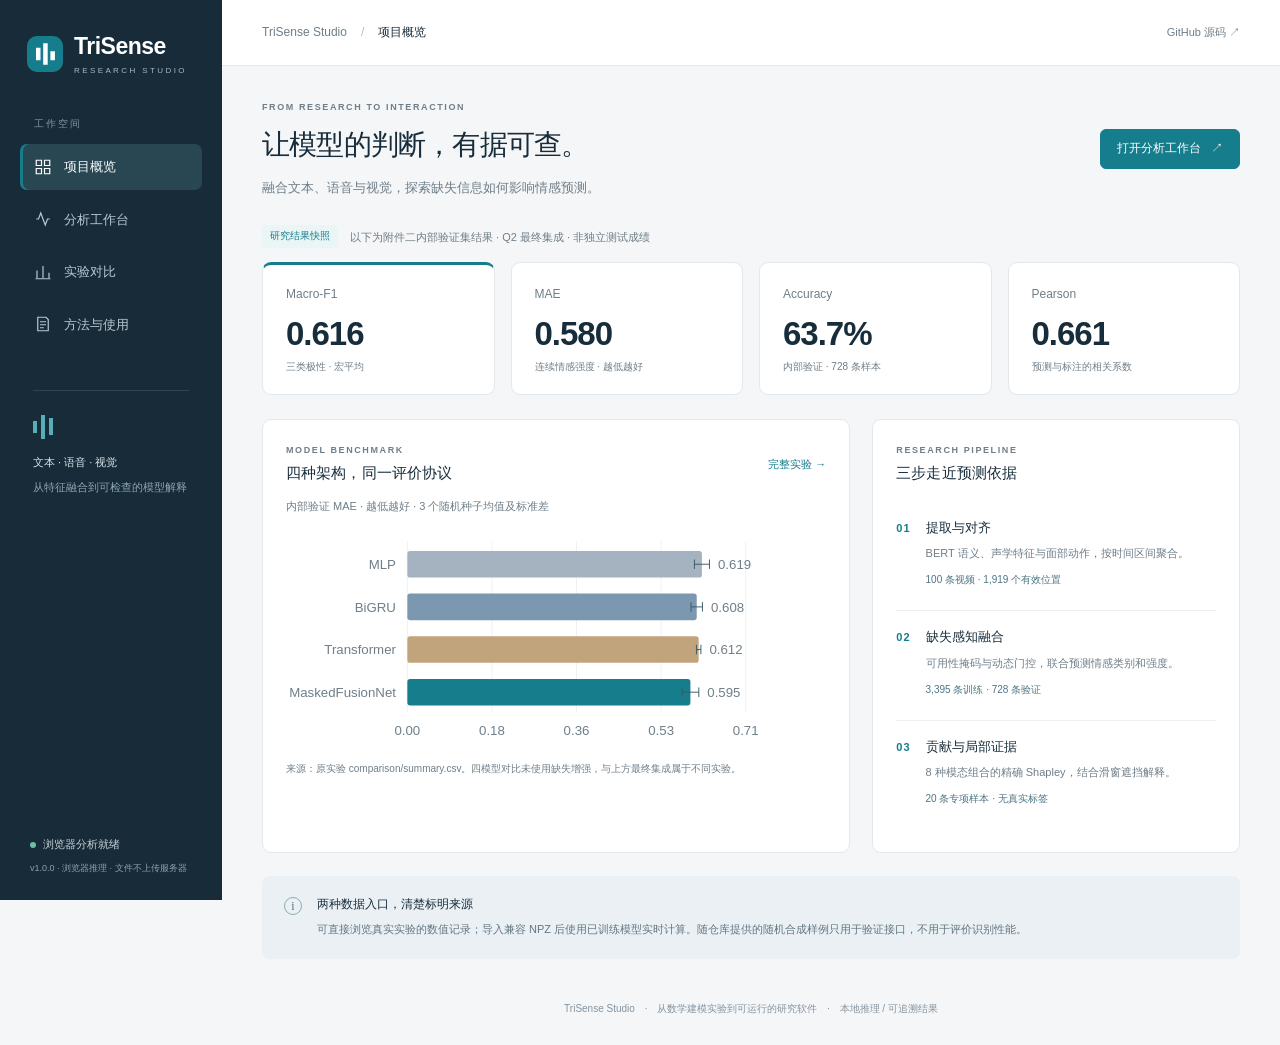
<file: docs/index.html>
<!doctype html>
<html lang="zh-CN">
<head>
  <meta charset="utf-8">
  <meta name="viewport" content="width=device-width, initial-scale=1">
  <meta name="description" content="TriSense Studio：可在本机运行的多模态情感预测、缺失实验与解释工作台。">
  <title>TriSense Studio · 多模态情感分析</title>
  <link rel="icon" href="./mark.svg" type="image/svg+xml">
  <link rel="stylesheet" href="./style.css">
  <script src="./browser-engine.js" defer></script>
  <script src="./static-api.js" defer></script>
  <script src="./app.js" defer></script>
</head>
<body>
<div class="app-shell">
  <aside class="sidebar">
    <a class="brand" href="#overview" aria-label="TriSense Studio 首页"><img src="./mark.svg" alt="" width="36" height="36"><span>TriSense<small>RESEARCH STUDIO</small></span></a>
    <div class="nav-caption">工作空间</div>
    <nav aria-label="主要导航">
      <a href="#overview" data-page="overview"><svg viewBox="0 0 24 24"><path d="M3 3h7v7H3zM14 3h7v7h-7zM3 14h7v7H3zM14 14h7v7h-7z"/></svg>项目概览</a>
      <a href="#analyze" data-page="analyze"><svg viewBox="0 0 24 24"><path d="M3 12h3l3-8 6 16 3-8h3"/></svg>分析工作台</a>
      <a href="#experiments" data-page="experiments"><svg viewBox="0 0 24 24"><path d="M4 20V10m8 10V4m8 16v-7M2 21h20"/></svg>实验对比</a>
      <a href="#method" data-page="method"><svg viewBox="0 0 24 24"><path d="M5 3h11l3 3v15H5zM8 9h8M8 13h8M8 17h5"/></svg>方法与使用</a>
    </nav>
    <div class="sidebar-note"><span class="mini-bars"><i></i><i></i><i></i></span><strong>文本 · 语音 · 视觉</strong><p>从特征融合到可检查的模型解释</p></div>
    <div class="sidebar-foot"><span class="status-dot"></span><span id="connection">正在连接本地服务</span><small>v1.0.0 · 浏览器推理 · 文件不上传服务器</small></div>
  </aside>
  <main>
    <header class="topbar"><div><span class="muted">TriSense Studio</span><span class="slash">/</span><span id="breadcrumb">项目概览</span></div><a class="top-tag" href="https://github.com/xingyuliu586-tech/trisense-studio" target="_blank" rel="noopener">GitHub 源码 ↗</a></header>
    <div id="error" class="error-banner" role="alert" hidden></div>
    <div id="loading" class="loading-panel" role="status">正在读取本地研究结果…</div>
    <section id="page-overview" class="page" hidden>
      <div class="page-intro"><div><div class="eyebrow">FROM RESEARCH TO INTERACTION</div><h1>让模型的判断，有据可查。</h1><p>融合文本、语音与视觉，探索缺失信息如何影响情感预测。</p></div><a class="button primary" href="#analyze">打开分析工作台 <span aria-hidden="true">↗</span></a></div>
      <div class="provenance-line"><span class="tag">研究结果快照</span><span>以下为附件二内部验证集结果 · Q2 最终集成 · 非独立测试成绩</span></div>
      <div id="metric-cards" class="metric-grid"></div>
      <div class="overview-grid">
        <article class="panel"><div class="panel-heading"><div><span class="eyebrow">MODEL BENCHMARK</span><h2>四种架构，同一评价协议</h2></div><a class="text-link" href="#experiments">完整实验 →</a></div><p class="panel-note">内部验证 MAE · 越低越好 · 3 个随机种子均值及标准差</p><div id="home-benchmark" class="chart"></div><p class="caption">来源：原实验 comparison/summary.csv。四模型对比未使用缺失增强，与上方最终集成属于不同实验。</p></article>
        <article class="panel journey"><div class="panel-heading"><div><span class="eyebrow">RESEARCH PIPELINE</span><h2>三步走近预测依据</h2></div></div><ol><li><span>01</span><div><strong>提取与对齐</strong><p>BERT 语义、声学特征与面部动作，按时间区间聚合。</p><small>100 条视频 · 1,919 个有效位置</small></div></li><li><span>02</span><div><strong>缺失感知融合</strong><p>可用性掩码与动态门控，联合预测情感类别和强度。</p><small>3,395 条训练 · 728 条验证</small></div></li><li><span>03</span><div><strong>贡献与局部证据</strong><p>8 种模态组合的精确 Shapley，结合滑窗遮挡解释。</p><small>20 条专项样本 · 无真实标签</small></div></li></ol></article>
      </div>
      <div class="callout"><div class="callout-icon">i</div><div><strong>两种数据入口，清楚标明来源</strong><p>可直接浏览真实实验的数值记录；导入兼容 NPZ 后使用已训练模型实时计算。随仓库提供的随机合成样例只用于验证接口，不用于评价识别性能。</p></div></div>
    </section>
    <section id="page-analyze" class="page" hidden>
      <div class="page-intro compact"><div><div class="eyebrow">ANALYSIS WORKSPACE</div><h1>分析工作台</h1><p>选择样本、叠加音视频缺失，观察预测和模态贡献的变化。</p></div><div class="export-actions"><button id="export-json" class="button" disabled>导出 JSON</button><button id="export-csv" class="button" disabled>导出 CSV</button></div></div>
      <div class="analysis-grid">
        <aside class="panel controls"><div class="panel-heading"><h2>输入与参数</h2><span class="small-tag">浏览器计算</span></div>
          <fieldset id="controls-fieldset"><label for="sample">样本来源</label><select id="sample" aria-label="样本来源"></select><p id="sample-hint" class="hint"></p>
          <label class="upload-box" for="file"><svg viewBox="0 0 24 24"><path d="M12 16V3m-5 5 5-5 5 5M4 15v6h16v-6"/></svg><strong id="upload-title">导入自己的特征</strong><span>单样本 .npz · 最大 8 MB</span><input id="file" type="file" accept=".npz"></label><button id="clear-file" class="text-link clear-file" type="button" hidden>取消文件，返回样本库</button>
          <label for="predictor">预测模型</label><select id="predictor"><option value="q3">Q3 · 单模型解释器</option><option value="ensemble">Q2 · 双模型加权集成</option></select><p class="hint">Q2：75% 基线 + 25% 缺失增强；Q3：独立训练的预测器。</p>
          <div class="control-divider"></div><label for="missing-mode">叠加缺失模态</label><select id="missing-mode"><option value="none">保持原始输入</option value="audio">语音</option><option value="vision">视觉</option><option value="audio+vision">语音 + 视觉</option></select>
          <div class="range-label"><label for="rate">内容位置缺失比例</label><output id="rate-value" for="rate">30%</output></div><input id="rate" type="range" min="0" max="100" step="10" value="30"><div class="range-ends"><span>0%</span><span>100%</span></div>
          <label for="location">缺失位置</label><select id="location"><option value="early">起始片段</option><option value="middle" selected>中间片段</option><option value="late">末尾片段</option></select>
          <button id="analyze" class="button primary run-button">运行分析</button><button id="try-synthetic" class="button secondary" type="button">使用合成样例试运行</button>
          </fieldset><p class="hint bottom-note">局部文本遮挡需要重新运行 BERT，本版本的实时干预仅面向语音和视觉。<a href="./synthetic_sample.npz">下载接口样例</a></p>
        </aside>
        <div class="analysis-output"><div id="result-banner" class="result-banner" role="status" aria-live="polite"></div>
          <article class="panel"><div class="panel-heading"><div><span class="eyebrow">SENTIMENT PREDICTION</span><h2>情感预测</h2></div><span id="result-source" class="tag"></span></div><div id="prediction" class="prediction-content"></div></article>
          <div class="result-grid"><article class="panel"><div class="panel-heading"><div><span class="eyebrow">MODALITY CONTRIBUTION</span><h2>哪些信息影响了判断</h2></div></div><div id="attribution"></div><p class="caption">解释当前预测类别的概率。正值表示支持，负值表示抑制；相对作用程度按贡献绝对值归一化。</p></article>
          <article class="panel"><div class="panel-heading"><div><span class="eyebrow">CONTROLLED COMPARISON</span><h2>干预前后</h2></div></div><div id="intervention"></div></article></div>
          <article class="panel"><div class="panel-heading"><div><span class="eyebrow">ALIGNED FEATURE VIEW</span><h2>特征与可用性</h2></div><div class="segmented" aria-label="热图模态"><button data-heatmap="text">文本</button><button data-heatmap="audio" class="selected">语音</button><button data-heatmap="vision">视觉</button></div></div><div id="feature-status"></div><canvas id="mask-canvas" aria-label="三模态各位置可用性图" role="img"></canvas><canvas id="heatmap-canvas" aria-label="标准化特征热图" role="img"></canvas><p id="heatmap-note" class="caption"></p></article>
          <article class="panel"><div class="panel-heading"><div><span class="eyebrow">LOCAL OCCLUSION</span><h2>局部窗口的影响</h2></div><span class="small-tag">3 位置滑窗</span></div><div id="local-chart" class="chart"></div><p class="caption">纵轴：遮挡前后当前类别概率之差；横轴：窗口起始词元索引。仅在有效内容位置扫描，排除 CLS / SEP。此图为模型响应，不表示因果效应。</p></article>
        </div>
      </div>
    </section>
    <section id="page-experiments" class="page" hidden>
      <div class="page-intro compact"><div><div class="eyebrow">EXPERIMENT EXPLORER</div><h1>让结果接受对比</h1><p>浏览同一训练协议下的架构实验与缺失压力测试。</p></div><span class="tag">已完成实验 · 只读快照</span></div>
      <div class="experiment-grid"><article class="panel"><div class="panel-heading"><h2>架构表现</h2><select id="metric-select" aria-label="评价指标"><option value="mae">MAE · 越低越好</option><option value="f1_macro">Macro-F1 · 越高越好</option><option value="accuracy">Accuracy · 越高越好</option><option value="pearson">Pearson · 越高越好</option></select></div><div id="comparison-chart" class="chart"></div></article><article class="panel"><div class="panel-heading"><h2>缺失压力测试</h2><span class="small-tag">内容位置 30%</span></div><div id="stress-chart" class="chart"></div></article></div>
      <article class="panel"><div class="panel-heading"><h2>完整指标</h2><span class="muted">均值 ± 样本标准差 · n = 3 个种子</span></div><div id="comparison-table" class="table-wrap"></div><p class="caption">参数量仅计算下游网络，不包含冻结 BERT。训练耗时与运行环境有关，不用于跨设备性能比较。</p></article>
      <div class="experiment-grid bottom-grid"><article class="panel"><div class="panel-heading"><h2>训练过程</h2><span class="small-tag">Q2 两个检查点</span></div><div id="learning-chart" class="chart"></div><p class="caption">内部验证集 Macro-F1，基线与缺失增强版分别早停；曲线不是四模型多种子的训练平均。</p></article><article class="panel"><div class="panel-heading"><h2>协议与结论边界</h2></div><div id="protocol"></div></article></div>
    </section>
    <section id="page-method" class="page" hidden>
      <div class="page-intro compact"><div><div class="eyebrow">METHOD & REPRODUCIBILITY</div><h1>方法透明，结果可复查</h1><p>了解模型如何计算，以及这个软件可以回答哪些问题。</p></div></div>
      <article class="panel method-flow"><div class="panel-heading"><h2>浏览器推理路径</h2><span class="tag">模型参数在浏览器加载</span></div><div class="flow"><div><small>INPUT</small><strong>对齐特征</strong><span>50 × (768, 74, 35)</span></div><b>→</b><div><small>FUSION</small><strong>掩码门控</strong><span>统一投影到 96 维</span></div><b>→</b><div><small>TEMPORAL</small><strong>时序与池化</strong><span>残差卷积 + 双池化</span></div><b>→</b><div><small>OUTPUT</small><strong>分类与回归</strong><span>三类极性 / −3 到 +3</span></div></div><p class="caption">精确 Shapley 枚举 8 种模态组合，解释固定预测类别的概率。解释器也支持对 Q2 集成进行新计算；历史解释记录来自 Q3 独立模型。</p></article>
      <div class="experiment-grid bottom-grid"><article class="panel prose"><h2>如何开始</h2><ol><li>进入分析工作台，浏览 20 条真实实验数值记录。</li><li>点击“使用合成样例试运行”，验证本机推理与导出流程。</li><li>上传符合接口的 NPZ，或用 scripts/import_local.py 导入你有权使用的附件四数据。</li><li>选择模型和音视频遮挡范围，点击运行，导出 JSON 或 CSV。</li></ol><a class="button" href="./synthetic_sample.npz">下载合成 NPZ 样例</a></article>
      <article class="panel prose"><h2>输入接口</h2><dl><dt>schema</dt><dd>mosei-aligned-50-v1</dd><dt>text / audio / vision</dt><dd>50×768 / 50×74 / 50×35 数值数组</dd><dt>text_bert</dt><dd>3×50 整数数组：token ID、attention mask、segment ID</dd><dt>格式与边界</dt><dd>单样本 NPZ，≤8 MB；有限数值，禁止对象数组。输入须保持题给特征语义与标准化前尺度。</dd></dl></article></div>
      <article class="panel prose bottom-grid"><h2>使用范围</h2><ul><li>软件接收兼容的预提取特征。当前不支持上传任意视频后直接给出可靠情感预测，也不把第一问自提取特征直接套入第二问模型。</li><li>内部验证集参与早停与模型选择；展示的性能不等于对外部数据的泛化保证。</li><li>类别概率没有经过校准；Shapley 与局部遮挡解释的是模型，不是人的心理因果关系。</li><li>比赛原始数据、转写文本和视频不随公开仓库发布。导入的 NPZ 在浏览器内处理；静态站点不接收上传文件。</li><li>网页版没有服务器推理；运行位置是当前浏览器。完整 Python 桌面版见 GitHub 仓库。</li></ul><div class="docs-links"><a href="./api.html" target="_blank" rel="noopener">本地版 API 说明 ↗</a><span>更多复现、许可与数据说明见项目 README 和 docs/。</span></div></article>
    </section>
    <footer>TriSense Studio <span>·</span> 从数学建模实验到可运行的研究软件 <span>·</span> 本地推理 / 可追溯结果</footer>
  </main>
</div>
</body>
</html>
</file>
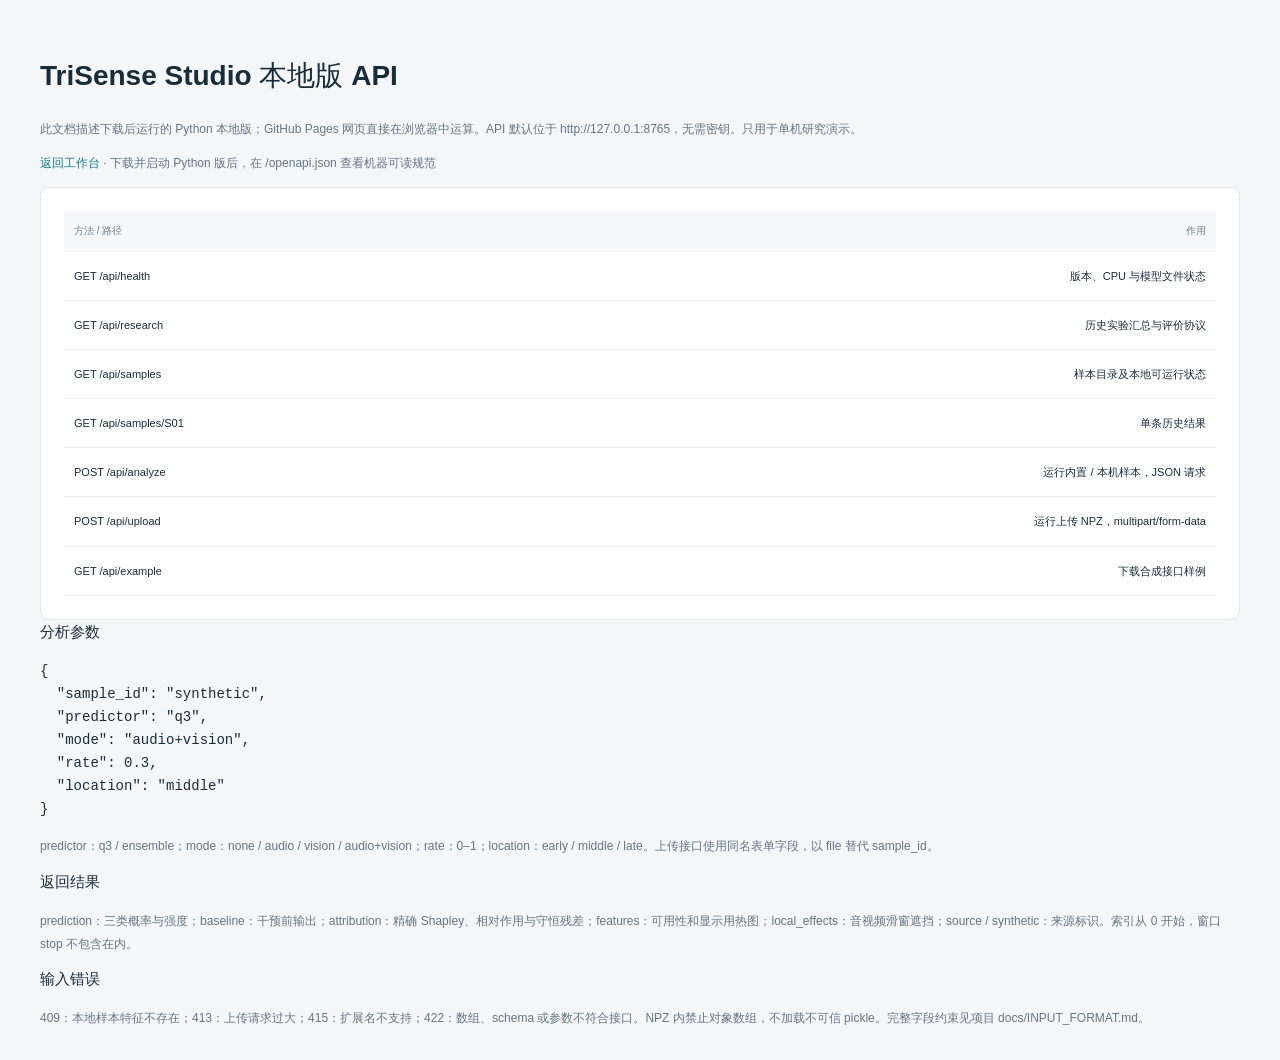
<file: docs/api.html>
<!doctype html><html lang="zh-CN"><head><meta charset="utf-8"><meta name="viewport" content="width=device-width,initial-scale=1"><title>TriSense API</title><link rel="stylesheet" href="./style.css"></head><body><div class="page prose"><h1>TriSense Studio 本地版 API</h1><p>此文档描述下载后运行的 Python 本地版；GitHub Pages 网页直接在浏览器中运算。API 默认位于 http://127.0.0.1:8765，无需密钥。只用于单机研究演示。</p><p><a href="./">返回工作台</a> · 下载并启动 Python 版后，在 /openapi.json 查看机器可读规范</p><article class="panel"><table><thead><tr><th>方法 / 路径</th><th>作用</th></tr></thead><tbody><tr><td>GET /api/health</td><td>版本、CPU 与模型文件状态</td></tr><tr><td>GET /api/research</td><td>历史实验汇总与评价协议</td></tr><tr><td>GET /api/samples</td><td>样本目录及本地可运行状态</td></tr><tr><td>GET /api/samples/S01</td><td>单条历史结果</td></tr><tr><td>POST /api/analyze</td><td>运行内置 / 本机样本，JSON 请求</td></tr><tr><td>POST /api/upload</td><td>运行上传 NPZ，multipart/form-data</td></tr><tr><td>GET /api/example</td><td>下载合成接口样例</td></tr></tbody></table></article><h2>分析参数</h2><pre>{
  "sample_id": "synthetic",
  "predictor": "q3",
  "mode": "audio+vision",
  "rate": 0.3,
  "location": "middle"
}</pre><p>predictor：q3 / ensemble；mode：none / audio / vision / audio+vision；rate：0–1；location：early / middle / late。上传接口使用同名表单字段，以 file 替代 sample_id。</p><h2>返回结果</h2><p>prediction：三类概率与强度；baseline：干预前输出；attribution：精确 Shapley、相对作用与守恒残差；features：可用性和显示用热图；local_effects：音视频滑窗遮挡；source / synthetic：来源标识。索引从 0 开始，窗口 stop 不包含在内。</p><h2>输入错误</h2><p>409：本地样本特征不存在；413：上传请求过大；415：扩展名不支持；422：数组、schema 或参数不符合接口。NPZ 内禁止对象数组，不加载不可信 pickle。完整字段约束见项目 docs/INPUT_FORMAT.md。</p></div></body></html>
</file>
<file: docs/style.css>
:root{--ink:#182d3b;--muted:#6f7e88;--line:#e2e8ec;--bg:#f4f6f8;--accent:#167d8d;--accent-soft:#eaf5f5;--negative:#b55e60;--positive:#238374;--nav:#172b38;--white:#fff;font-family:Inter,"Segoe UI","Microsoft YaHei",sans-serif;color:var(--ink);font-synthesis:none}
*{box-sizing:border-box}body{margin:0;background:var(--bg);font-size:14px;line-height:1.65}a{color:var(--accent);text-decoration:none}button,input,select{font:inherit}button,a,input,select{-webkit-tap-highlight-color:transparent}button{cursor:pointer}button:disabled{opacity:.45;cursor:not-allowed}button:focus-visible,a:focus-visible,select:focus-visible,input:focus-visible{outline:3px solid #78bdc5;outline-offset:3px}fieldset{border:0;padding:0;margin:0;min-width:0}[hidden]{display:none!important}.app-shell{display:flex;min-height:100vh}.sidebar{width:222px;background:var(--nav);color:#c6d1d8;position:fixed;inset:0 auto 0 0;padding:32px 20px 24px;display:flex;flex-direction:column;z-index:5}.brand{display:flex;gap:11px;align-items:center;color:#fff;margin:0 7px 40px;font-size:23px;font-weight:700;line-height:1.25;letter-spacing:-.5px}.brand small{display:block;font-size:8px;letter-spacing:2.4px;font-weight:500;color:#a4bac5;margin-top:5px}.nav-caption{font-size:10px;letter-spacing:2px;margin:0 14px 12px;color:#8097a5}.sidebar nav{display:flex;flex-direction:column;gap:7px}.sidebar nav a{color:#b9c8d2;padding:12px 14px;display:flex;align-items:center;gap:12px;border-radius:7px;font-size:13px}.sidebar nav a:hover{background:#203a49}.sidebar nav a.active{background:#294653;color:#fff;box-shadow:inset 3px 0 var(--accent)}svg{display:block}.sidebar nav svg,.upload-box svg{width:18px;height:18px;stroke:currentColor;stroke-width:1.6;fill:none}.sidebar-note{margin:43px 13px 0;padding-top:23px;border-top:1px solid #304450;font-size:11px}.sidebar-note strong{display:block;margin:14px 0 6px;font-weight:500;color:#d8e4e9}.sidebar-note p{color:#8ea5b3;margin:0;line-height:1.9}.mini-bars{display:flex;align-items:center;gap:4px;height:25px}.mini-bars i{display:block;width:4px;background:#56aeb6;height:12px}.mini-bars i:nth-child(2){height:24px}.mini-bars i:nth-child(3){height:17px}.sidebar-foot{margin-top:auto;padding:28px 10px 0;font-size:11px}.sidebar-foot small{display:block;color:#8ca2af;font-size:9px;margin-top:8px}.status-dot{display:inline-block;width:6px;height:6px;background:#6dbfa1;border-radius:50%;margin-right:7px}main{margin-left:222px;min-width:0;width:calc(100% - 222px)}.topbar{height:66px;border-bottom:1px solid var(--line);background:#fff;display:flex;align-items:center;justify-content:space-between;padding:0 40px;font-size:12px}.slash{color:#b4bec6;margin:0 14px}.muted{color:var(--muted)}.top-tag{font-size:11px;color:var(--muted)}.page{max-width:1440px;margin:auto;padding:34px 40px 18px}.page-intro{display:flex;align-items:center;justify-content:space-between;gap:24px;margin-bottom:27px}.page-intro h1{font-size:28px;font-weight:650;letter-spacing:-.8px;margin:7px 0 9px}.page-intro p{color:var(--muted);font-size:13px;margin:0}.eyebrow{font-size:9px;letter-spacing:1.6px;color:var(--muted);font-weight:650}.button{display:inline-flex;align-items:center;justify-content:center;gap:10px;padding:9px 16px;border:1px solid var(--line);border-radius:6px;background:#fff;color:var(--ink);font-size:12px;white-space:nowrap;transition:background .15s}.button:hover:not(:disabled){background:#eff4f5}.button.primary{background:var(--accent);color:#fff;border-color:var(--accent)}.button.primary:hover:not(:disabled){background:#116b79}.button.secondary{background:#f2f7f8;color:var(--accent);width:100%;margin-top:10px}.provenance-line{font-size:11px;color:var(--muted);display:flex;align-items:center;gap:12px;margin-bottom:14px;flex-wrap:wrap}.tag,.small-tag{display:inline-block;background:var(--accent-soft);color:var(--accent);font-size:10px;padding:3px 8px;border-radius:4px;white-space:nowrap}.small-tag{background:#f0f3f5;color:#71818d;font-size:9px}.tag.amber{background:#fff1dd;color:#986b28}.metric-grid{display:grid;grid-template-columns:repeat(4,1fr);gap:16px;margin-bottom:24px}.metric{background:#fff;border:1px solid var(--line);border-radius:9px;padding:22px 23px 18px}.metric-name{font-size:12px;color:var(--muted)}.metric-value{font-size:33px;font-weight:650;letter-spacing:-1px;margin:8px 0 5px;line-height:1.25;font-variant-numeric:tabular-nums}.metric-value small{font-size:19px;margin-left:3px;font-weight:400}.metric-foot{font-size:10px;color:var(--muted)}.metric:first-child{border-top:3px solid var(--accent);padding-top:20px}.panel{background:#fff;border:1px solid var(--line);border-radius:9px;padding:23px;min-width:0}.panel-heading{display:flex;align-items:center;justify-content:space-between;gap:15px;margin-bottom:16px}.panel-heading h2,h2{font-size:15px;letter-spacing:.1px;font-weight:650;margin:0}.panel-heading .eyebrow{display:block;margin-bottom:4px}.panel-note{color:var(--muted);font-size:11px;margin:-5px 0 17px}.text-link{border:0;background:none;color:var(--accent);padding:0;font-size:11px;cursor:pointer}.caption{color:var(--muted);font-size:10px;line-height:1.8;margin:14px 0 0}.overview-grid{display:grid;grid-template-columns:minmax(0,1.6fr) minmax(280px,1fr);gap:22px}.chart svg{width:100%;height:auto;overflow:visible}.chart{min-width:0}.journey ol{list-style:none;padding:0;margin:7px 0 0}.journey li{display:flex;gap:15px;position:relative;padding:14px 0 20px}.journey li+li{border-top:1px solid #edf1f3}.journey li>span{font-size:11px;letter-spacing:1px;color:var(--accent);font-weight:700;padding-top:3px}.journey li strong{font-size:13px;font-weight:600}.journey li p{color:var(--muted);font-size:11px;margin:5px 0}.journey li small{font-size:10px;color:#4e7583}.callout{display:flex;align-items:flex-start;gap:15px;padding:19px 22px;background:#eaf0f4;margin-top:23px;border-radius:8px;font-size:12px}.callout strong{font-size:12px;font-weight:600}.callout p{color:#627682;margin:5px 0 0;font-size:11px;line-height:1.8}.callout-icon{color:#4b7483;border:1px solid #90aab5;width:18px;height:18px;line-height:16px;border-radius:50%;text-align:center;flex:none;font-family:Georgia,serif;margin-top:2px}footer{padding:24px 40px 28px;text-align:center;font-size:10px;color:#85939e}footer span{margin:0 7px}.loading-panel{margin:50px;text-align:center;color:var(--muted)}.error-banner{background:#fff1f0;color:#9a3f41;border:1px solid #edc6c6;padding:12px 18px;margin:15px 40px 0;border-radius:6px;font-size:12px}.compact{margin-bottom:22px}.compact h1{font-size:25px}.export-actions{display:flex;gap:8px}.analysis-grid{display:grid;grid-template-columns:270px minmax(0,1fr);gap:22px;align-items:start}.controls{padding:20px;position:sticky;top:18px}.controls label{display:block;font-size:11px;font-weight:600;margin:16px 0 7px}.controls fieldset>label:first-child{margin-top:0}select{border:1px solid #dce3e8;border-radius:5px;background:#fff;color:var(--ink);padding:9px 10px;font-size:11px;width:100%;min-width:0}.hint{font-size:10px;color:var(--muted);line-height:1.8;margin:8px 0 0}.upload-box{border:1px dashed #b8ccd2;border-radius:6px;background:#f6fafb;display:flex!important;flex-direction:column;align-items:center;text-align:center;padding:16px 9px;cursor:pointer;color:#597b88;margin:17px 0!important}.upload-box svg{width:23px;height:23px;margin:1px 0 8px}.upload-box strong{font-size:11px;font-weight:500;max-width:100%;overflow-wrap:anywhere}.upload-box span{font-size:9px;color:var(--muted);font-weight:400;margin-top:3px}.upload-box input{position:absolute;width:1px;height:1px;opacity:0}.upload-box:focus-within{outline:2px solid var(--accent)}.clear-file{display:block;margin-top:-9px;margin-bottom:12px}.control-divider{height:1px;background:var(--line);margin-top:20px}.range-label{display:flex;align-items:center;justify-content:space-between;margin-top:18px}.range-label label{margin:0}.range-label output{color:var(--accent);font-size:12px;font-weight:600}input[type=range]{width:100%;accent-color:var(--accent);height:5px;margin:16px 0 8px;cursor:pointer}.range-ends{display:flex;justify-content:space-between;font-size:9px;color:var(--muted)}.run-button{margin-top:22px;width:100%;min-height:39px}.bottom-note{padding-top:15px;border-top:1px solid var(--line);margin-top:17px}.bottom-note a{display:block;margin-top:6px}.analysis-output{display:flex;flex-direction:column;gap:18px;min-width:0}.result-banner{font-size:11px;padding:11px 15px;border-radius:5px;background:#eaf1f5;color:#5d7180}.result-banner.synthetic{background:#fff4e4;color:#946b31}.result-grid{display:grid;grid-template-columns:1.1fr 1fr;gap:18px}.prediction-content{display:grid;grid-template-columns:1fr 1.2fr;gap:28px}.prediction-label{font-size:30px;line-height:1.3;font-weight:650;margin:3px 0 10px}.tone-negative{color:var(--negative)}.tone-neutral{color:#60768b}.tone-positive{color:var(--positive)}.strength-line{font-size:11px;color:var(--muted)}.strength-line strong{font-size:18px;font-weight:600;color:var(--ink);margin-left:8px}.strength-track{position:relative;margin:14px 0 5px;height:5px;background:#edf1f3;border-radius:3px}.strength-track:before{content:"";position:absolute;width:1px;height:11px;background:#b7c4cd;left:50%;top:-3px}.strength-point{position:absolute;width:9px;height:9px;top:-2px;border:2px solid #fff;background:var(--accent);border-radius:50%;transform:translateX(-50%);outline:1px solid var(--accent)}.strength-scale{display:flex;justify-content:space-between;font-size:9px;color:#91a0a9}.prob-row{display:grid;grid-template-columns:32px 1fr 45px;gap:8px;align-items:center;font-size:10px;margin:9px 0}.bar-track{height:7px;background:#f0f3f5;border-radius:3px;overflow:hidden}.bar-fill{height:100%;background:#bac7cf;border-radius:3px}.bar-fill.highlight{background:var(--accent)}.prob-row strong{font-size:10px;font-variant-numeric:tabular-nums;font-weight:500;text-align:right}.prob-title{font-size:10px;color:var(--muted);margin-bottom:10px}.prediction-meta{font-size:10px;color:var(--muted);margin-top:12px}.big-confidence{font-size:22px;font-weight:600}.empty-note{color:var(--muted);font-size:12px;padding:18px 0;line-height:1.9}.contribution-row{display:grid;grid-template-columns:30px 1fr 53px;gap:8px;align-items:center;font-size:11px;margin:13px 0}.signed-track{position:relative;height:17px;background:#f5f7f8}.signed-track:after{content:"";position:absolute;left:50%;width:1px;background:#c7d1d8;top:0;bottom:0}.signed-bar{position:absolute;height:9px;top:4px;border-radius:2px}.signed-number{font-size:11px;text-align:right;font-variant-numeric:tabular-nums}.relative-row{display:flex;justify-content:space-between;color:var(--muted);font-size:9px;margin-top:15px;gap:5px}.relative-row strong{font-size:10px;color:var(--ink);display:block;margin-top:3px}.contribution-foot{font-size:10px;margin-top:17px;color:#567783}.comparison-mini{display:grid;grid-template-columns:1fr 1fr;gap:8px;margin:12px 0}.comparison-mini>div{background:#f6f8f9;border-radius:5px;padding:12px}.comparison-mini small{display:block;font-size:9px;color:var(--muted)}.comparison-mini strong{font-size:19px;font-weight:600;display:block;margin-top:5px}.delta-line{font-size:11px;color:var(--muted);margin-top:12px}.evidence-list{font-size:11px}.evidence-list div{padding:9px 0;border-bottom:1px solid #f0f3f5}.evidence-list span{color:var(--muted);display:block;font-size:10px}.segmented{display:flex;background:#f1f5f6;border-radius:5px;padding:3px}.segmented button{border:0;background:transparent;font-size:10px;padding:4px 10px;color:var(--muted);border-radius:3px}.segmented button.selected{background:#fff;color:var(--accent)}canvas{width:100%;display:block;max-width:100%}#mask-canvas{margin-top:10px}#heatmap-canvas{margin-top:12px}.coverage{display:flex;gap:17px;font-size:10px;flex-wrap:wrap}.coverage span{color:var(--muted)}.coverage strong{color:var(--ink);margin-left:4px;font-weight:500}.experiment-grid{display:grid;grid-template-columns:1fr 1fr;gap:22px;margin-bottom:22px}.panel-heading select{width:175px}.table-wrap{overflow:auto}table{width:100%;border-collapse:collapse;font-size:11px;white-space:nowrap}th{text-align:right;font-size:10px;font-weight:500;color:var(--muted);background:#f5f7f9;padding:12px 10px}td{text-align:right;padding:15px 10px;border-bottom:1px solid #edf1f3;font-variant-numeric:tabular-nums}th:first-child,td:first-child{text-align:left}tr.highlight td{background:#f1f9f9;font-weight:600;color:#256a77}.bottom-grid{margin-top:22px}.protocol-grid{display:grid;grid-template-columns:1fr 1fr;gap:13px;font-size:11px}.protocol-grid span{display:block;color:var(--muted);font-size:10px;margin-bottom:4px}.protocol-list{padding:12px 0 0 17px;margin-bottom:0;color:var(--muted);font-size:10px;line-height:1.9}.protocol-list li{margin-bottom:7px}.legend{display:flex;justify-content:center;gap:13px;flex-wrap:wrap;font-size:9px;color:var(--muted);margin-top:9px}.legend span{display:inline-flex;gap:5px;align-items:center}.legend i{width:12px;height:3px;display:inline-block}.flow{display:flex;align-items:center;justify-content:space-between;gap:12px;margin:27px 0}.flow>div{flex:1;background:#f4f8f9;padding:19px 12px;border-radius:5px;text-align:center}.flow small{color:var(--muted);font-size:8px;letter-spacing:1px;display:block}.flow strong{font-size:13px;display:block;margin:7px 0}.flow span{font-size:10px;color:var(--muted)}.flow>b{color:#88a1ae;font-weight:400}.prose h2{margin-bottom:15px}.prose p,.prose li,.prose dd{font-size:12px;color:#637783;line-height:1.9}.prose ol,.prose ul{padding-left:20px;margin-top:0}.prose li{margin-bottom:11px}.prose dl{display:grid;grid-template-columns:125px 1fr;gap:12px 15px}.prose dt{font-size:11px;font-weight:600}.prose dd{margin:0;font-size:11px;overflow-wrap:anywhere}.docs-links{font-size:11px;border-top:1px solid var(--line);padding-top:17px;display:flex;gap:22px;flex-wrap:wrap}.docs-links span{color:var(--muted)}
@media(min-width:1550px){.page{padding-top:43px}.page-intro h1{font-size:32px}.metric{padding-top:26px;padding-bottom:23px}.metric:first-child{padding-top:24px}.panel{padding:27px}}
@media(max-width:1150px){.sidebar{width:190px;padding:28px 13px}.brand{font-size:21px;margin-left:7px}.brand small{font-size:7px}.sidebar-note{margin-top:30px}main{margin-left:190px;width:calc(100% - 190px)}.page{padding:26px 24px}.topbar{padding:0 24px}.analysis-grid{grid-template-columns:240px minmax(0,1fr);gap:16px}.result-grid{grid-template-columns:1fr}.overview-grid{grid-template-columns:1.25fr 1fr;gap:16px}.panel{padding:19px}.metric{padding:18px}.metric-value{font-size:28px}.prediction-content{gap:16px}.metric-grid{gap:12px}.experiment-grid{gap:16px}.page-intro h1{font-size:25px}}
@media(max-width:1100px){.overview-grid,.experiment-grid{grid-template-columns:1fr}.metric-grid{grid-template-columns:repeat(2,1fr)}}
@media(max-width:850px){.sidebar{width:74px;align-items:center;padding:22px 10px}.brand{margin:0 0 30px}.brand>span,.nav-caption,.sidebar-note,.sidebar-foot{display:none}.sidebar nav a{font-size:0;padding:13px}.sidebar nav a svg{width:21px;height:21px}.sidebar nav{gap:10px}main{margin-left:74px;width:calc(100% - 74px)}.overview-grid,.experiment-grid{grid-template-columns:1fr}.analysis-grid{grid-template-columns:220px minmax(0,1fr)}.page-intro{align-items:flex-start}.page-intro h1{font-size:22px}.prediction-content{grid-template-columns:1fr}.metric-grid{grid-template-columns:repeat(2,1fr)}.flow{flex-wrap:wrap}.flow>div{min-width:40%}.flow>b{display:none}.export-actions{flex-direction:column}.topbar{font-size:11px}.top-tag{display:none}}
@media(max-width:620px){.sidebar{position:static;width:100%;height:auto;flex-direction:row;justify-content:space-between;padding:12px 16px}.brand{margin:0}.brand img{width:30px;height:30px}.sidebar nav{flex-direction:row;gap:5px}.sidebar nav a{padding:8px}.app-shell{display:block}main{margin:0;width:100%}.topbar{height:49px;padding:0 18px}.page{padding:24px 16px}.page-intro{flex-direction:column;gap:15px}.page-intro h1{font-size:23px}.metric-grid{gap:10px}.metric{padding:17px}.metric-value{font-size:27px}.panel{padding:18px}.analysis-grid{grid-template-columns:1fr}.controls{position:static}.export-actions{flex-direction:row}.prediction-content{grid-template-columns:1fr 1fr}.result-grid{grid-template-columns:1fr}.error-banner{margin:12px 16px 0}.prose dl{grid-template-columns:1fr;gap:4px}.prose dd{margin-bottom:11px}.panel-heading{flex-wrap:wrap}footer{padding:20px 15px}.callout{padding:17px}.coverage{gap:10px}}
</file>
